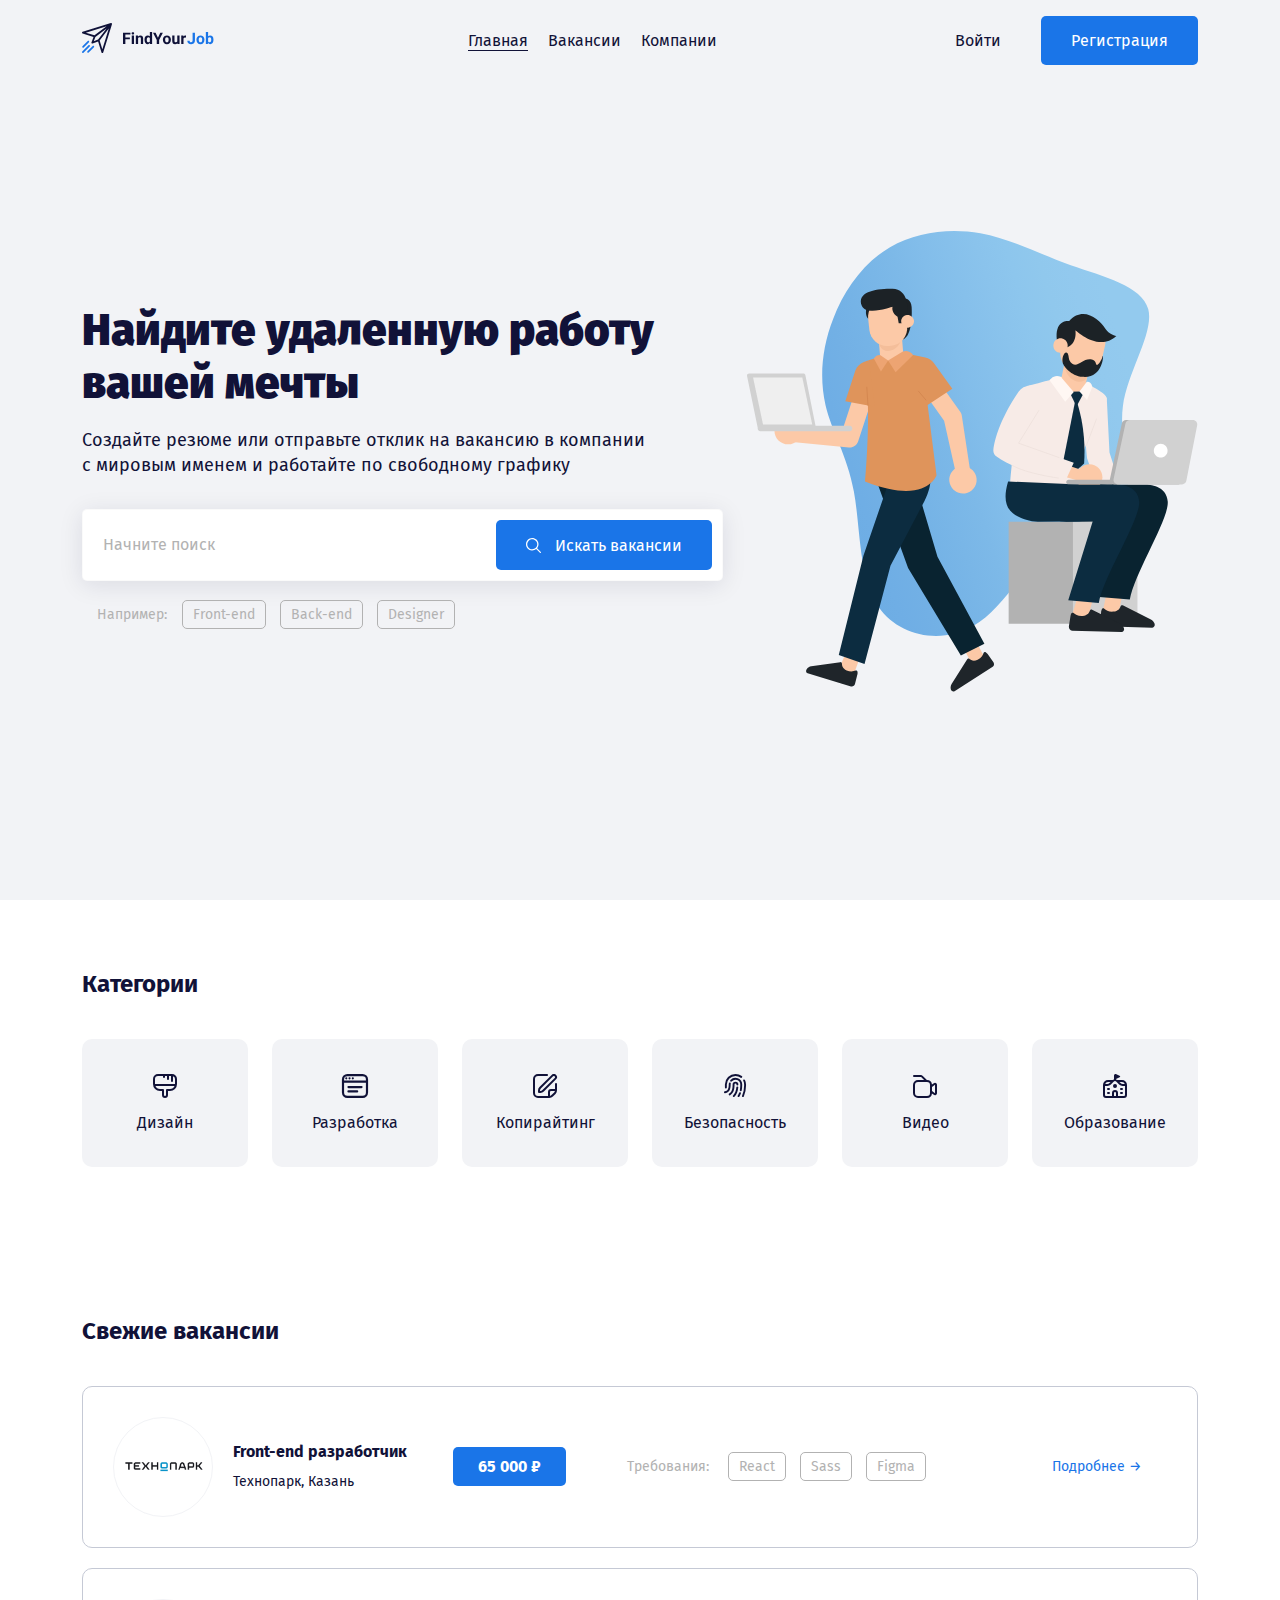
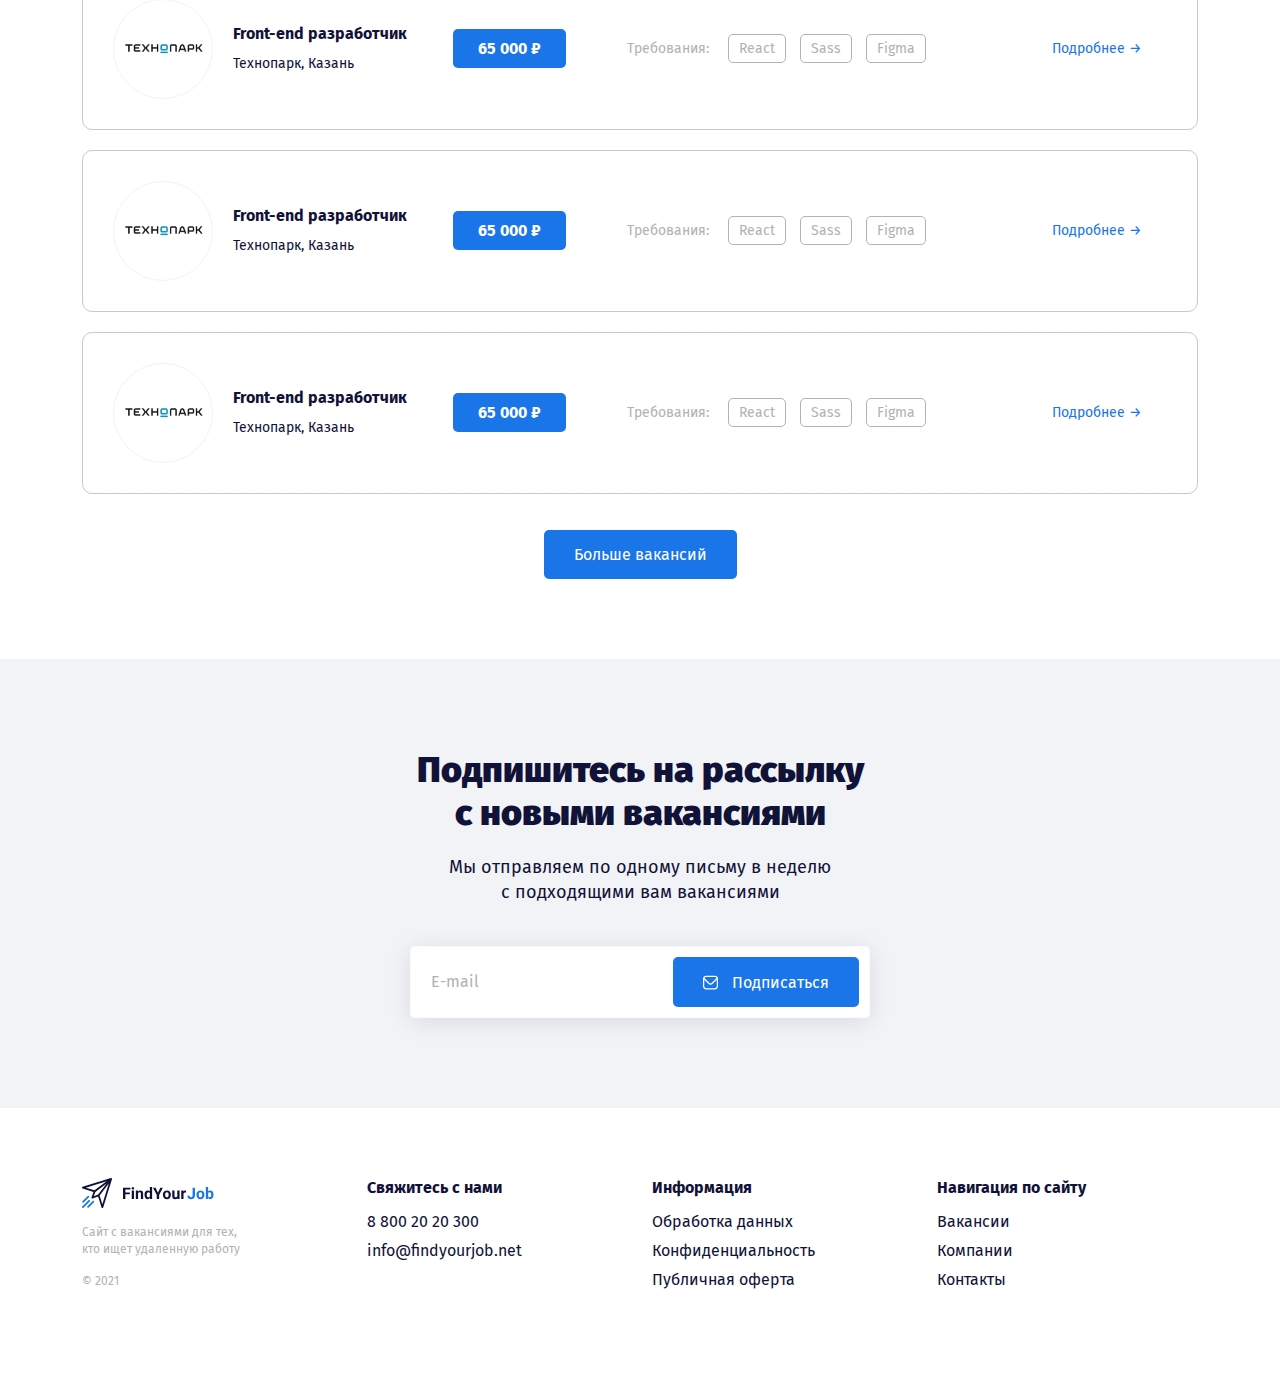
<file: index.html>
<!DOCTYPE html>
<html lang="en">
<head>
    <meta charset="UTF-8">
    <meta http-equiv="X-UA-Compatible" content="IE=edge">
    <meta name="viewport" content="width=device-width, initial-scale=1.0">
    <title>FindYourJob - сайт про работу</title>
    <link rel="shortcut icon" href="img/favicon.ico" type="image/x-icon">
    <link rel="preconnect" href="https://fonts.gstatic.com">
    <link href="https://fonts.googleapis.com/css2?family=Fira+Sans:wght@400;700;900&display=swap" rel="stylesheet">
    <link rel="stylesheet" href="css/bootstrap-grid.min.css">
    <link rel="stylesheet" href="css/style.css">
    <script src="js/main.js" defer></script>
</head>
<body>
    <header class="header">
        <div class="container main-container">
            <div class="pt-3 d-lg-none">
                    <a href="#" class="logo-link ms-2">
                        <img src="img/logo.svg" alt="logo: Find Your Job">
                    </a>
                    <button type="button" class="burger"></button>
            </div>
            <div class="row align-items-center py-3 navbar flex-column flex-lg-row justify-content-between">
                <button type="button" class="close d-block d-lg-none"></button>
                <div class="col-lg-2 col-6 logo-img mb-5 mb-lg-0">
                    <a href="#" class="logo-link">
                        <img src="img/logo.svg" alt="logo: Find Your Job">
                    </a>
                </div>
                <div class="col-lg d-flex justify-content-center mb-5 mb-lg-0">
                    <nav class="nav">
                        <ul class="menu d-flex flex-column flex-lg-row align-items-center">
                            <li class="menu-item"><a href="#" class="menu-link active">Главная</a></li>
                            <li class="menu-item"><a href="page.html" class="menu-link">Вакансии</a></li>
                            <li class="menu-item"><a href="page.html" class="menu-link">Компании</a></li>
                        </ul>
                    </nav>
                </div>
                <div class="col-lg-3 d-flex flex-column flex-lg-row align-items-center justify-content-lg-end justify-content-center mb-4 mb-lg-0">
                    <a href="page.html" class="button button-link">Войти</a>
                    <a href="page.html" class="button button-primary">Регистрация</a>
                </div>
            </div>
            <div class="row hero-container py-5 py-xl-0">
                <div class="col-xxl-5 col-lg-7 col-md-9 mx-auto">
                    <h1 class="hero-title">Найдите удаленную работу вашей мечты</h1>
                    <p class="hero-text">Создайте резюме или отправьте отклик на вакансию в&nbsp;компании с&nbsp;мировым именем и работайте по&nbsp;свободному графику</p>
                    <form action="#" class="hero-form">
                        <div class="input-group d-flex">
                            <input type="text" class="input" placeholder="Начните поиск">
                            <button type="submit" class="button button-primary">
                                <img class="button-icon" src="img/search.svg" alt="icon: search">
                                <span class="button-text d-none d-md-inline-block">Искать вакансии</span>
                            </button>
                        </div>
                    </form>
                    <div class="tags-group d-flex flex-column align-items-center flex-lg-row">
                        <span class="tags-label">Например:</span>
                        <div class="tags-wrapper">
                            <a href="page.html" class="tag">Front-end</a>
                            <a href="page.html" class="tag">Back-end</a>
                            <a href="page.html" class="tag">Designer</a>
                        </div>
                    </div>
                </div>
                <div class="hero-image-wrapper col-xxl-6 offset-xxl-1 col-lg-5 mt-5 mt-lg-0 col-10 mx-auto">
                    <img src="img/hero-image.svg" alt="people with laptops" class="hero-image">
                </div>
            </div>
        </div>
        <!-- /.container -->
    </header>
    <section class="section categories">
        <div class="container">
            <h2 class="section-title">Категории</h2>
            <div class="row">
                <div class="col-lg-2 col-md-4 col-sm-6 mb-4 mb-lg-0">
                    <a href="page.html" class="card d-flex flex-column align-items-center">
                        <svg height="24" width="30" class="card-icon">
                            <use href="img/icons.svg#brush"></use>
                        </svg>
                        <span class="card-text">Дизайн</span>
                    </a>
                </div>
                <div class="col-lg-2 col-md-4 col-sm-6 mb-4 mb-lg-0">
                    <a href="page.html" class="card d-flex flex-column align-items-center">
                        <svg height="24" width="30" class="card-icon">
                            <use href="img/icons.svg#browser"></use>
                        </svg>
                        <span class="card-text">Разработка</span>
                    </a>
                </div>
                <div class="col-lg-2 col-md-4 col-sm-6 mb-4 mb-lg-0">
                    <a href="page.html" class="card d-flex flex-column align-items-center">
                        <svg height="24" width="30" class="card-icon">
                            <use href="img/icons.svg#edit"></use>
                        </svg>
                        <span class="card-text">Копирайтинг</span>
                    </a>
                </div>
                <div class="col-lg-2 col-md-4 col-sm-6 mb-4 mb-lg-0">
                    <a href="page.html" class="card d-flex flex-column align-items-center">
                        <svg height="24" width="30" class="card-icon">
                            <use href="img/icons.svg#fingerprint"></use>
                        </svg>
                        <span class="card-text">Безопасность</span>
                    </a>
                </div>
                <div class="col-lg-2 col-md-4 col-sm-6 mb-4 mb-lg-0">
                    <a href="page.html" class="card d-flex flex-column align-items-center">
                        <svg height="24" width="30" class="card-icon">
                            <use href="img/icons.svg#camera"></use>
                        </svg>
                        <span class="card-text">Видео</span>
                    </a>
                </div>
                <div class="col-lg-2 col-md-4 col-sm-6 mb-4 mb-lg-0">
                    <a href="page.html" class="card d-flex flex-column align-items-center">
                        <svg height="24" width="30" class="card-icon">
                            <use href="img/icons.svg#school"></use>
                        </svg>
                        <span class="card-text">Образование</span>
                    </a>
                </div>
            </div>
        </div>
    </section>
    <section class="section offers">
        <div class="container">
            <h2 class="section-title">Свежие вакансии</h2>
            <div class="offers-wrapper">
                <div class="offer d-flex align-items-center flex-column flex-lg-row">
                    <div class="offer-img mb-4 mb-lg-0"></div>
                    <div class="offer-title mb-4 mb-lg-0">
                        <h3 class="offer-heading">Front-end разработчик</h3>
                        <span class="offer-place">Технопарк, Казань</span>
                    </div>
                    <span class="offer-salary mb-4 mb-lg-0">65 000 ₽</span>
                    <div class="tags-group">
                        <span class="tags-label">Требования:</span>
                        <span class="tag">React</span>
                        <span class="tag">Sass</span>
                        <span class="tag">Figma</span>
                    </div>
                    <a href="page.html" class="more mt-5 mt-lg-0">Подробнее →</a>
                </div>
                <div class="offer d-flex align-items-center flex-column flex-lg-row">
                    <div class="offer-img mb-4 mb-lg-0"></div>
                    <div class="offer-title mb-4 mb-lg-0">
                        <h3 class="offer-heading">Front-end разработчик</h3>
                        <span class="offer-place">Технопарк, Казань</span>
                    </div>
                    <span class="offer-salary mb-4 mb-lg-0">65 000 ₽</span>
                    <div class="tags-group">
                        <span class="tags-label">Требования:</span>
                        <span class="tag">React</span>
                        <span class="tag">Sass</span>
                        <span class="tag">Figma</span>
                    </div>
                    <a href="page.html" class="more mt-5 mt-lg-0">Подробнее →</a>
                </div>
                <div class="offer d-flex align-items-center flex-column flex-lg-row">
                    <div class="offer-img mb-4 mb-lg-0"></div>
                    <div class="offer-title mb-4 mb-lg-0">
                        <h3 class="offer-heading">Front-end разработчик</h3>
                        <span class="offer-place">Технопарк, Казань</span>
                    </div>
                    <span class="offer-salary mb-4 mb-lg-0">65 000 ₽</span>
                    <div class="tags-group">
                        <span class="tags-label">Требования:</span>
                        <span class="tag">React</span>
                        <span class="tag">Sass</span>
                        <span class="tag">Figma</span>
                    </div>
                    <a href="page.html" class="more mt-5 mt-lg-0">Подробнее →</a>
                </div>
                <div class="offer d-flex align-items-center flex-column flex-lg-row">
                    <div class="offer-img mb-4 mb-lg-0"></div>
                    <div class="offer-title mb-4 mb-lg-0">
                        <h3 class="offer-heading">Front-end разработчик</h3>
                        <span class="offer-place">Технопарк, Казань</span>
                    </div>
                    <span class="offer-salary mb-4 mb-lg-0">65 000 ₽</span>
                    <div class="tags-group">
                        <span class="tags-label">Требования:</span>
                        <span class="tag">React</span>
                        <span class="tag">Sass</span>
                        <span class="tag">Figma</span>
                    </div>
                    <a href="page.html" class="more mt-5 mt-lg-0">Подробнее →</a>
                </div>
            </div>
            <div class="d-flex justify-content-center pt-3">
                <button id="moreOffersBtn" type="button" class="button button-primary">Больше вакансий</button>
            </div>
        </div>
    </section>
    <section class="section subscribe">
        <div class="container">
            <form action="#" class="subscribe-form">
                <h2 class="subscribe-title">Подпишитесь на&nbsp;рассылку с&nbsp;новыми вакансиями</h2>
                <p class="subscribe-subtitle">Мы отправляем по одному письму в&nbsp;неделю с&nbsp;подходящими вам вакансиями</p>
                <div class="input-group d-flex">
                    <input type="email" class="input subscribe-input" placeholder="E-mail">
                    <button type="submit" class="button button-primary">
                        <img class="button-icon" src="img/envelope.svg" alt="icon: envelope">
                        <span class="button-text d-none d-md-inline-block">Подписаться</span>
                    </button>
                </div>
            </form>
        </div>
    </section>
    <footer class="footer">
        <div class="container">
            <div class="row">
                <div class="col-lg-3 col-sm-5 mb-5 mb-lg-0 col-7 mx-auto">
                    <img src="img/logo.svg" alt="logo: Find Your Job" class="footer-img">
                    <p class="footer-description">Сайт с вакансиями для тех, кто ищет удаленную работу</p>
                    <span class="copyright">© 2021</span>
                </div>
                <div class="col-lg-3 col-sm-5 mb-5 mb-lg-0 col-7 mx-auto">
                    <h3 class="footer-title">Свяжитесь с нами</h3>
                    <ul class="footer-list">
                        <li class="footer-list-item">
                            <a href="tel:+78002020300" class="footer-list-link">8 800 20 20 300</a>
                        </li>
                        <li class="footer-list-item">
                            <a href="mailto:info@findyourjob.net" class="footer-list-link">info@findyourjob.net</a>
                        </li>
                    </ul>
                </div>
                <div class="col-lg-3 col-sm-5 mb-5 mb-lg-0 col-7 mx-auto">
                    <h3 class="footer-title">Информация</h3>
                    <ul class="footer-list">
                        <li class="footer-list-item">
                            <a href="page.html" class="footer-list-link">Обработка данных</a>
                        </li>
                        <li class="footer-list-item">
                            <a href="page.html" class="footer-list-link">Конфиденциальность</a>
                        </li>
                        <li class="footer-list-item">
                            <a href="page.html" class="footer-list-link">Публичная оферта</a>
                        </li>
                    </ul>
                </div>
                <div class="col-lg-3 col-sm-5 mb-5 mb-lg-0 col-7 mx-auto">
                    <h3 class="footer-title">Навигация по сайту</h3>
                    <ul class="footer-list">
                        <li class="footer-list-item">
                            <a href="page.html" class="footer-list-link">Вакансии</a>
                        </li>
                        <li class="footer-list-item">
                            <a href="page.html" class="footer-list-link">Компании</a>
                        </li>
                        <li class="footer-list-item">
                            <a href="page.html" class="footer-list-link">Контакты</a>
                        </li>
                    </ul>
                </div>
            </div>
        </div>
    </footer>
</body>
</html>
</file>
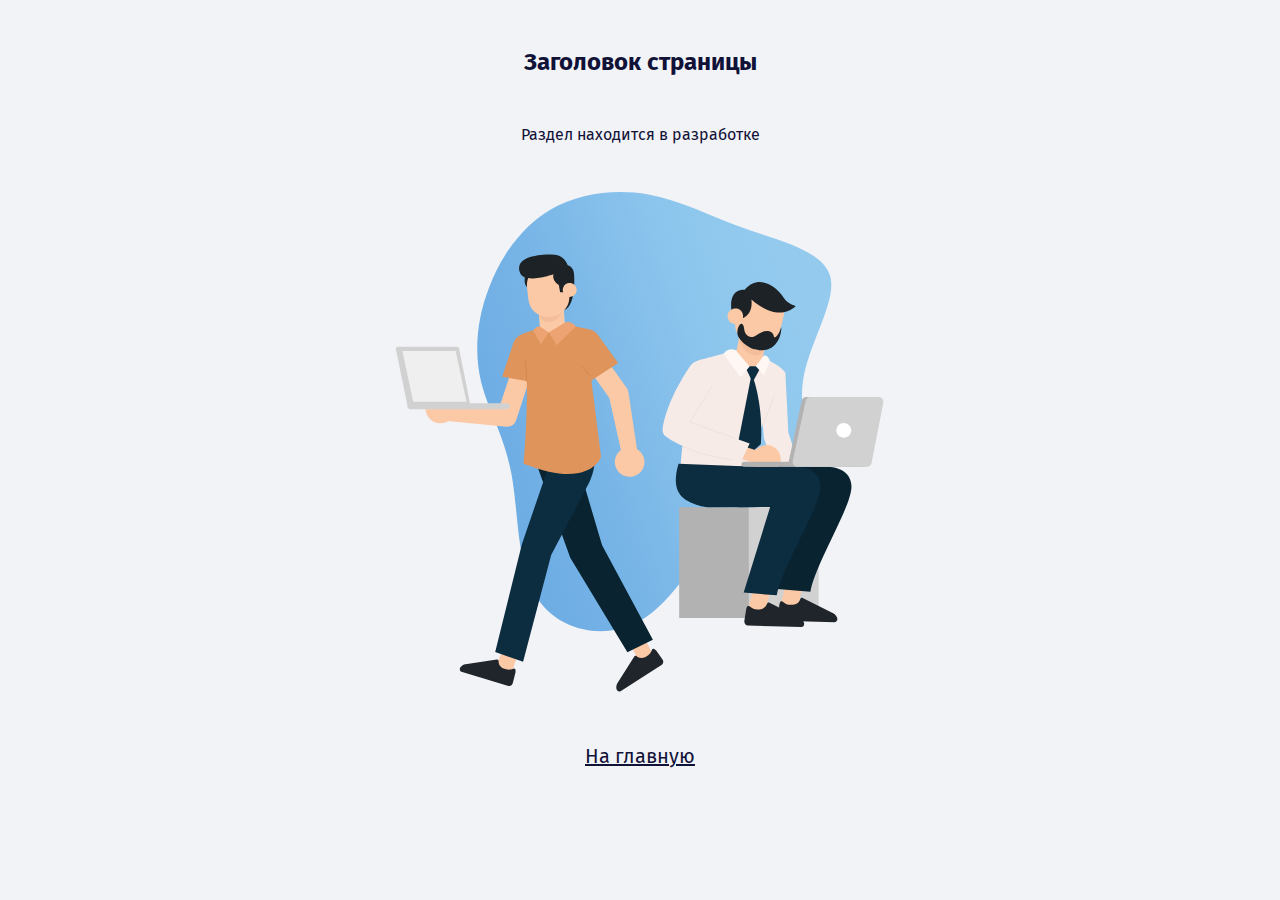
<file: page.html>
<!DOCTYPE html>
<html lang="en">
<head>
    <meta charset="UTF-8">
    <meta http-equiv="X-UA-Compatible" content="IE=edge">
    <meta name="viewport" content="width=device-width, initial-scale=1.0">
    <title>FindYourJob - сайт про работу</title>
    <link rel="preconnect" href="https://fonts.gstatic.com">
    <link href="https://fonts.googleapis.com/css2?family=Fira+Sans:wght@400;700;900&display=swap" rel="stylesheet">
    <link rel="stylesheet" href="css/bootstrap-grid.min.css">
    <style>
        *,
        *:after,
        *:before {
            box-sizing: border-box;
        }

        body {
            font-family: 'Fira Sans', sans-serif;
            font-style: 16px;
            line-height: 1.2;
            color: #111238;
            margin: 0;
            background: #F2F3F6;
        }

        .text-center {
            text-align: center;
        }

        .img {
            max-height: 500px;
        }

        .back {
            color: #111238;
            display: block;
            font-size: 20px;
        }
    </style>
</head>
<body>
    <div class="container text-center">
        <h2 class="my-5">Заголовок страницы</h2>
        <p class="mb-5">Раздел находится в разработке</p>
        <img class="col-8 img" src="img/hero-image.svg" alt="people with laptops">
        <a href="index.html" class="back my-5">На главную</a>
    </div>
</body>
</html>
</file>
<file: css/style.css>
*,
*:after,
*:before {
  box-sizing: border-box;
}

body {
  font-family: 'Fira Sans', sans-serif;
  font-style: 16px;
  line-height: 1.2;
  color: #111238;
  margin: 0;
}

img {
  max-width: 100%;
}

.header {
  background: #F2F3F6;
  height: 100vh;
}

.main-container {
  height: 100vh;
}

.menu {
  list-style: none;
  padding: 0;
  margin: 0;
}

.menu-item:not(:last-child) {
  margin-right: 20px;
}

.menu-link {
  color: #111238;
  text-decoration: none;
  position: relative;
}

.menu-link::before,
.active::before {
  content: "";
  height: 1px;
  background-color: #111238;
  position: absolute;
  bottom: -1px;
}

.menu-link::before {
  width: 0;
  transition: width .2s ease-in;
}

.menu-link:hover::before {
  width: 100%;
}

.active {
  position: relative;
}

.active::before {
  width: 100%;
}

.button {
  text-decoration: none;
  text-align: center;
  display: inline-block;
  border: none;
  font-family: Fira Sans;
  font-size: 16px;
  line-height: 19px;
  cursor: pointer;
}

.button-link {
  color: #111238;
  padding: 10px;
  margin-right: 30px;
}

.button-primary {
  background: #1A75E8;
  border-radius: 5px;
  padding: 15px 30px;
  color: #fff;
}

.button-icon {
  vertical-align: middle;
  margin-right: 10px;
}

.button-text {
  vertical-align: middle;
}

.hero-container {
  height: 85%;
  align-items: center;
}

.hero-title {
  font-size: 44px;
  line-height: 53px;
  font-weight: 900;
  margin-top: 0;
  margin-bottom: 15px;
}

.hero-text {
  font-size: 18px;
  line-height: 140%;
  margin-bottom: 30px;
}

.input-group {
  background: #FFFFFF;
  border: 1px solid rgba(209, 209, 209, 0.1);
  box-shadow: 0px 4px 25px rgba(15, 17, 56, 0.1);
  border-radius: 5px;
  padding: 10px;
  margin-bottom: 25px;
}

.input {
  background-color: #fff;
  border: none;
  flex-grow: 1;
  font-family: Fira Sans;
  font-size: 16px;
  line-height: 19px;
  color: #111238;
  padding-left: 10px;
  padding-right: 5px;
}

.input:focus {
  outline: none;
}

.input::placeholder {
  color: #B2B2B2;
}

.tags-group {
  margin-left: 15px;
  color: #B2B2B2;
  font-size: 14px;
  line-height: 17px;
}

.tags-label {
  margin-right: 15px;
}

.tag {
  color: #B2B2B2;
  padding: 5px 10px;
  text-decoration: none;
  border: 1px solid #B2B2B2;
  border-radius: 5px;
}

.tag:not(:last-child) {
  margin-right: 10px;
}

.section {
  padding-top: 70px;
  padding-bottom: 80px;
}

.section-title {
  margin-top: 0;
  margin-bottom: 40px;
}

.card {
  text-decoration: none;
  color: #111238;
  background-color: #F2F3F6;
  border-radius: 10px;
  padding: 35px 5px;
  transition: background-color .2s, color .2s;
}

.card:hover {
  background-color: #1A75E8;
  color: #fff;
}

.card:hover .card-icon {
  fill: #fff;
}

.card-icon {
  fill: #111238;
  margin-bottom: 15px;
  transition: fill .2s;
}

.offer {
  border: 1px solid #C5C9D5;
  border-radius: 10px;
  padding: 30px;
  margin-bottom: 20px;
}

.offer-img {
  width: 100px;
  height: 100px;
  border-radius: 50%;
  border: 1px solid #F2F3F6;
  background: #fff url('../img/logo-company.png') no-repeat center / contain;
}

.offer-title {
  margin-left: 20px;
}

.offer-heading {
  margin: 0 0 10px;
  font-size: 16px;
}

.offer-place {
  font-size: 14px;
}

.offer-salary {
  margin: 0 46px;
  padding: 10px 25px;
  background: #1A75E8;
  border-radius: 5px;
  color: #fff;
  font-weight: 700;
}

.more {
  font-size: 14px;
  line-height: 17px;
  color: #1A75E8;
  text-decoration: none;
  margin-left: auto;
  margin-right: 25px;
}

.subscribe {
  padding-top: 90px;
  padding-bottom: 65px;
  background-color: #F2F3F6;
}

.subscribe-form {
  max-width: 460px;
  margin: 0 auto;
  text-align: center;
}

.subscribe-title {
  font-weight: 900;
  font-size: 36px;
  margin-top: 0;
  margin-bottom: 20px;
}

.subscribe-subtitle {
  min-height: 50px;
  font-size: 18px;
  line-height: 140%;
  margin-top: 0;
  margin-bottom: 40px;
  word-wrap: break-word;
}

.footer {
  padding-top: 70px;
  padding-bottom: 100px;
}

.footer-description,
.copyright {
  max-width: 166px;
  font-size: 12px;
  line-height: 140%;
  color: #B2B2B2;
}

.footer-title {
  margin-top: 0;
  margin-bottom: 15px;
  font-size: 16px;
}

.footer-list {
  padding: 0;
  margin: 0;
  list-style: none;
}

.footer-list-item:not(:last-of-type) {
  margin-bottom: 10px;
}

.footer-list-link {
  font-size: 16px;
  color: #111238;
  text-decoration: none;
}

@media (max-width: 1199px) {

  .header,
  .main-container,
  .hero-container {
    height: auto;
  }

  .hero-image-wrapper {
    text-align: center;
  }

  .offer-salary {
    margin: 0 20px;
  }

  .more {
    margin-right: 0;
  }
}

@media (max-width: 991px) {

  .navbar {
    display: none;
    margin: 0;
    position: absolute;
    left: 0;
    top: 0;
    width: 100%;
    height: 100vh;
    height: calc(var(--vh, 1vh) * 100);
    min-height: 500px;
    background-color: #fff;
    opacity: 0;
    transform: translateX(-100%);
    transition: transform .4s ease-in, opacity .4s ease-in;
  }

  .is-open {
    transform: none;
    opacity: 1;
  }

  .visible {
    display: flex;
  }

  .logo-img {
    text-align: center;
  }

  .burger {
    position: absolute;
    top: 20px;
    right: 20px;
    width: 24px;
    height: 24px;
    border: none;
    background-color: transparent;
    background-image: url('../img/menu-burger.svg');
    background-repeat: no-repeat;
    background-position: center;
    background-size: contain;
    cursor: pointer;
  }

  .close {
    position: absolute;
    width: 20px;
    height: 20px;
    top: 20px;
    right: 20px;
    border: none;
    background-color: transparent;
    background-image: url('../img/close-basic-thin.svg');
    background-repeat: no-repeat;
    background-position: center;
    background-size: contain;
    cursor: pointer;
  }

  .menu-item:not(:last-child) {
    margin-right: 0;
    margin-bottom: 34px;
  }

  .menu-link {
    font-size: 22px;
  }

  .button-link {
    margin-right: 0;
  }

  .categories {
    padding-bottom: 20px;
  }

  .offer-title {
    margin-left: 0;
    text-align: center;
  }

  .more {
    margin-right: auto;
  }

  .tags-group {
    margin-left: 0;
  }

  .tags-label {
    display: block;
    margin-right: 0;
    margin-bottom: 20px;
    text-align: center;
  }

  .footer {
    padding-bottom: 0;
  }
}

@media (max-width: 767px) {

  .button-icon {
    margin-right: 0;
  }
}

@media (max-width: 575px) {

  .hero-title {
    font-size: 34px;
    line-height: 1.4;
  }

  .subscribe-title {
    max-width: 400px;
    font-size: 26px;
    margin-left: auto;
    margin-right: auto;
  }

  .hero-title,
  .hero-text {
    max-width: 400px;
    margin-left: auto;
    margin-right: auto;
  }

  .hero-title,
  .hero-text,
  .section-title {
    text-align: center;
  }

  .button-primary {
    padding: 15px 22px;
  }

  .input-group {
    max-width: 450px;
    margin-left: auto;
    margin-right: auto;
  }

  .input {
    padding-left: 2px;
  }

  .card {
    max-width: 240px;
    margin: auto;
  }

  .footer {
    text-align: center;
  }

  .footer-description {
    margin: 12px auto;
  }
}
</file>
